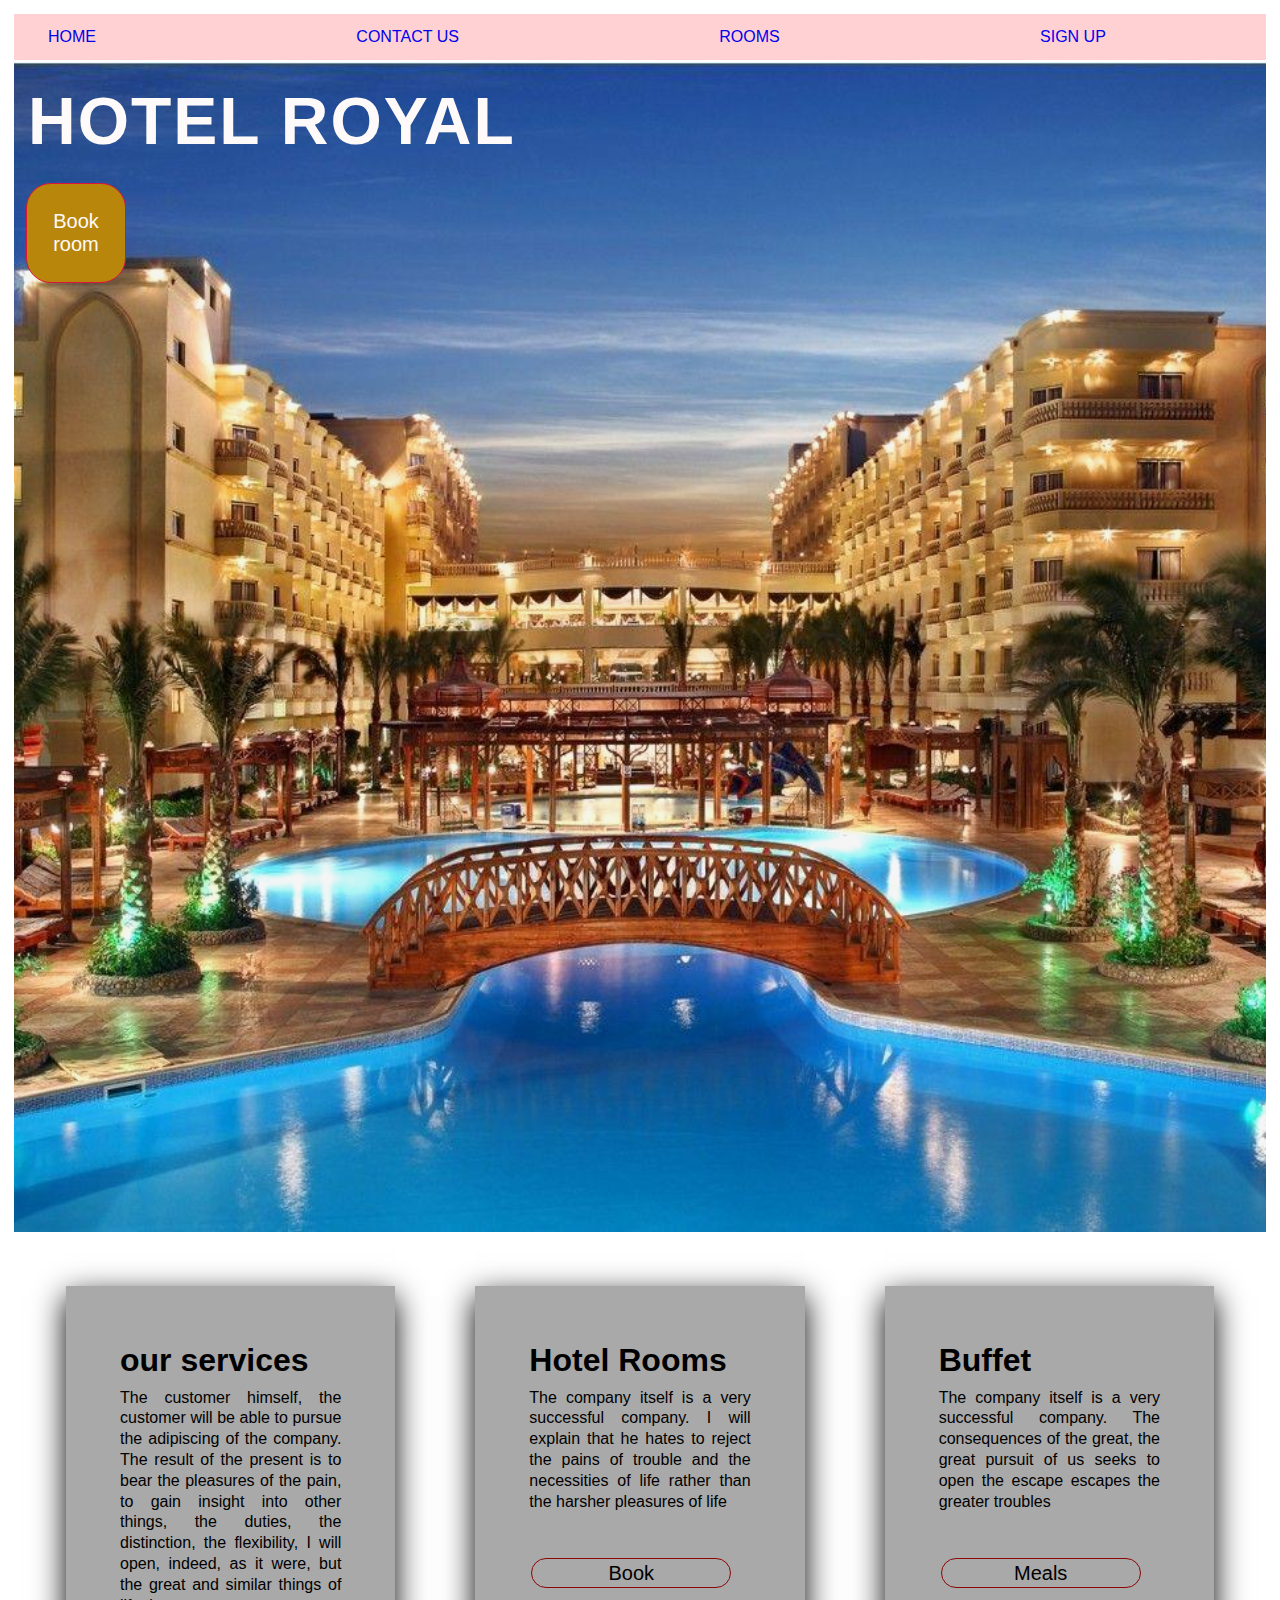
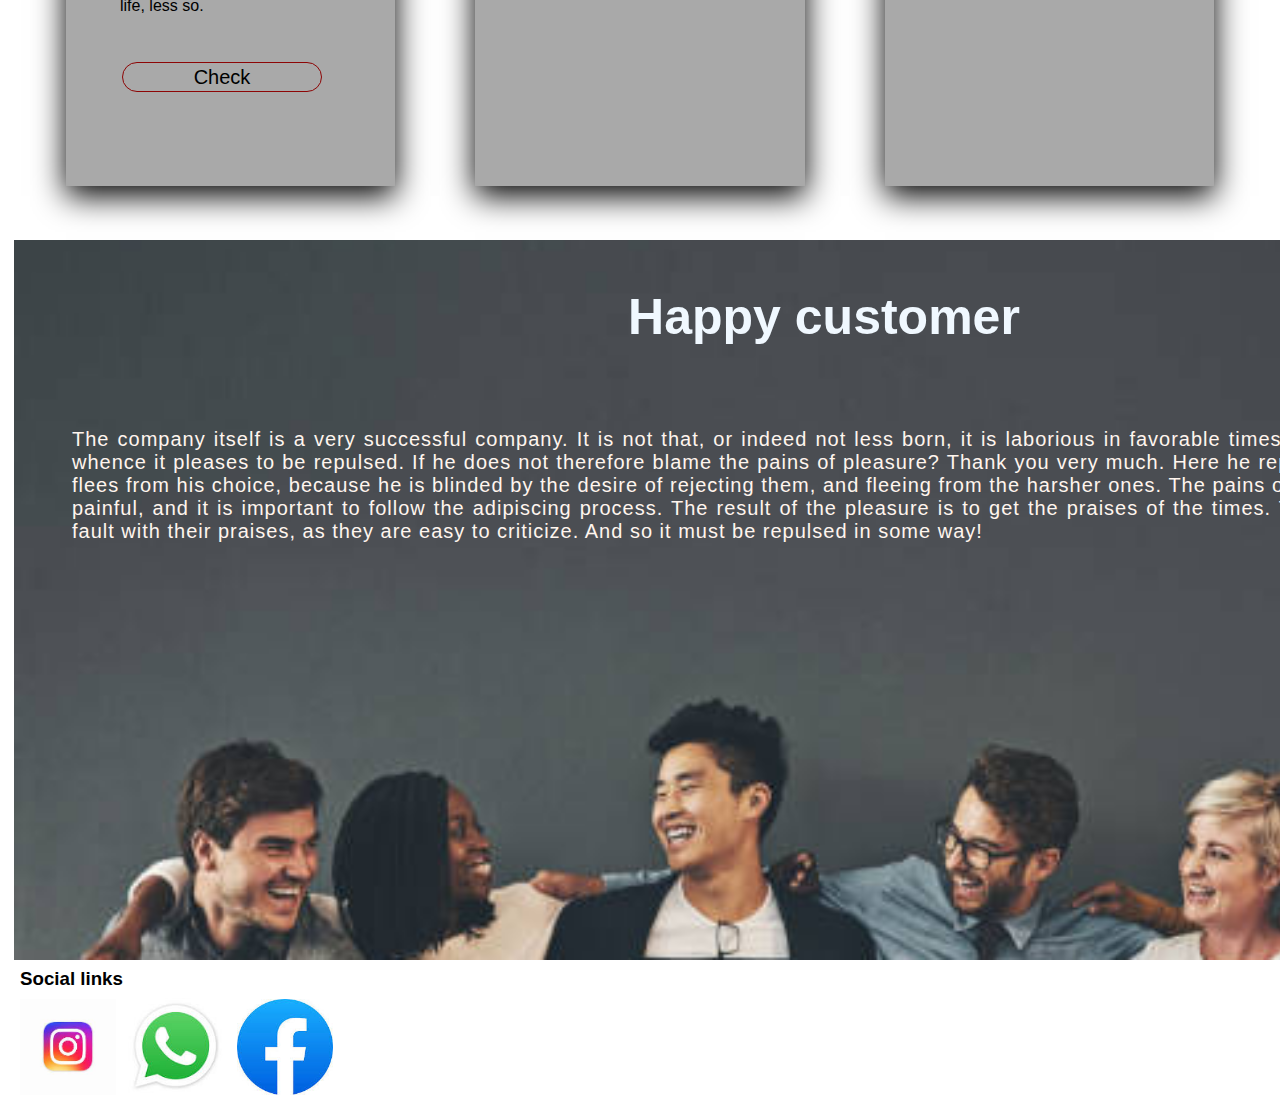
<file: index.html>
<!DOCTYPE html>
<html lang="en">
<head>
    <meta charset="UTF-8">
    <meta http-equiv="X-UA-Compatible" content="IE=edge">
    <meta name="viewport" content="width=device-width, initial-scale=1.0">
    <title>TEMPLATE FOR A PORTFOLIO HOTEL WEBSITE</title>
    <link rel="stylesheet" href="style.css">
</head>
<body>
    <header class="header">
        <nav class="navbar">
            <a href="#">HOME</a><br>
            <a href="contact.html">CONTACT US</a><br>
            <a href="index3.html">ROOMS</a><br>
            <a href="https://www.figma.com/embed?embed_host=share&url=https%3A%2F%2Fwww.figma.com%2Ffile%2F8u7lEIbFTSPMKQOCuON2Bq%2FSign-up-page">SIGN UP</a><br>

             </nav>
             <!-------main-head--------->
            <div class="main-head">
                <div class="banner-text">
                    <h1><span>HOTEL ROYAL</span></h1>
                </div>
                <div class="btn">

                    <a href="index2.html"><button>Book room</button></a><br>
                </div>
            </div>
            <!------second-head------->
            <div class="container">
                <div class="box box1">
                    <h1>our services</h1>
                    <p>The customer himself, the customer will be able to pursue the adipiscing of the company. The result of the present is to bear the pleasures of the pain, to gain insight into other things, the duties, the distinction, the flexibility, I will open, indeed, as it were, but the great and similar things of life, less so.</p>
                    <div class="btn1">
                        <button>Check</button>
                    </div>
                </div>
                <div class="box box2">
                    <h1>Hotel Rooms</h1>
                    <p>The company itself is a very successful company. I will explain that he hates to reject the pains of trouble and the necessities of life rather than the harsher pleasures of life</p>
                    <div class="btn2">
                        <button>Book</button>
                    </div>
                </div>
                <div class="box box3">
                    <h1>Buffet</h1>
                    <p>The company itself is a very successful company. The consequences of the great, the great pursuit of us seeks to open the escape escapes the greater troubles</p>
                    <div class="btn3">
                        <button>Meals</button>
                    </div>
                </div>
            </div>

            <!-----Third head------->
            <div class="container-2">
                <div class="content">
                    <h1>Happy customer</h1>
                    <p>The company itself is a very successful company. It is not that, or indeed not less born, it is laborious in favorable times. It is bound to be taken from whence it pleases to be repulsed. If he does not therefore blame the pains of pleasure? Thank you very much. Here he repulses his consequences, and flees from his choice, because he is blinded by the desire of rejecting them, and fleeing from the harsher ones. The pains of the heart are said to be very painful, and it is important to follow the adipiscing process. The result of the pleasure is to get the praises of the times. They do not know how to find fault with their praises, as they are easy to criticize. And so it must be repulsed in some way!<p>

                </div>
            </div>
      
        <!---------Footer---------->
       
        <div class="div_1 div4">
        <h3>Social links</h3>
        <img src="logos/instagram logo.jpeg" alt="">
        <img src="logos/whatsapp logo.jpeg.jpeg" alt="">
        <img src="logos/facebook logo.jpeg.jpeg" alt="">

        </div>   
             
       
    </header>
    
</body>
</html>
</file>
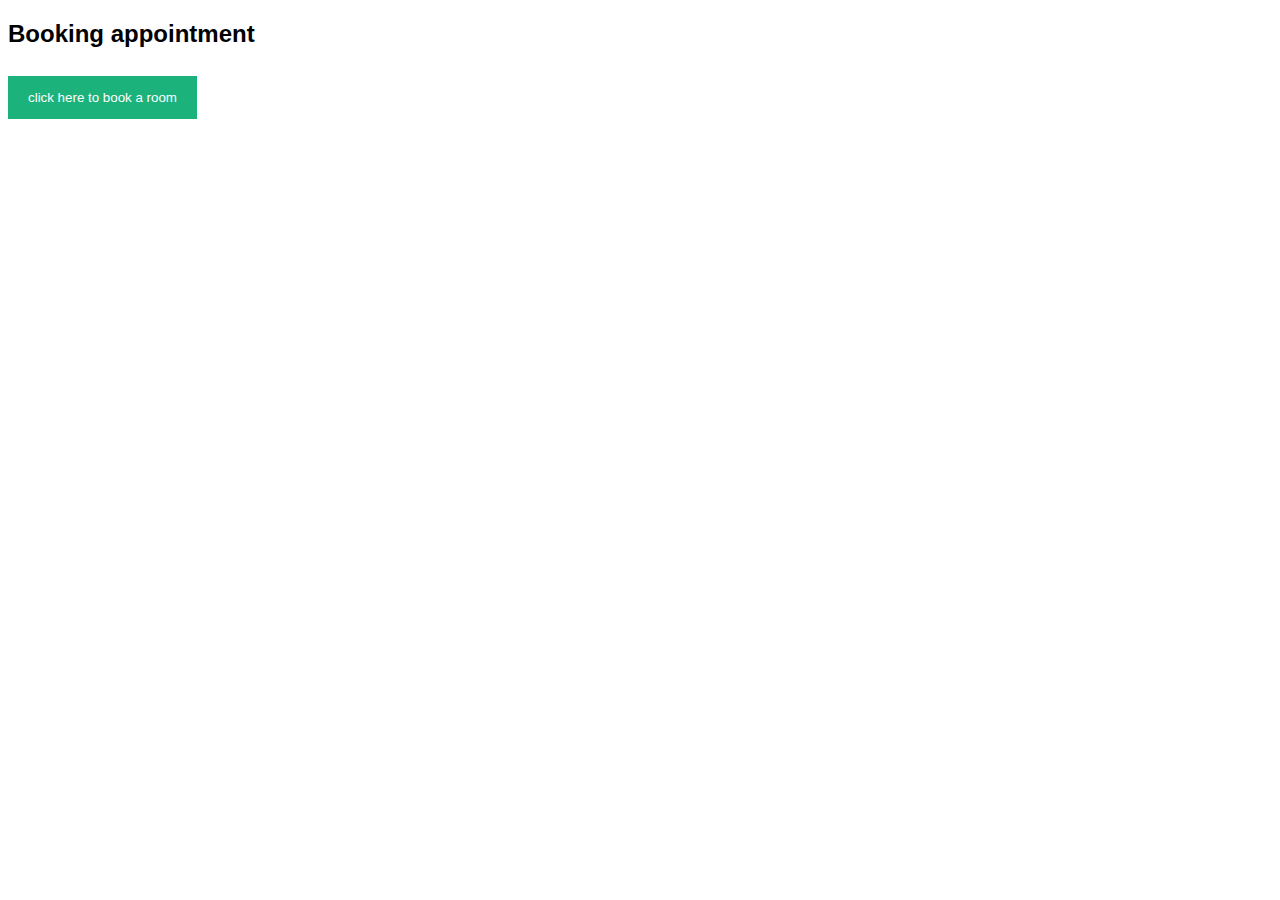
<file: index2.html>
<!DOCTYPE html>
<html>
<style>
body {font-family: Arial, Helvetica, sans-serif;}
* {box-sizing: border-box;}

/* Full-width input fields */
input[type=text], input[type=password] {
  width: 100%;
  padding: 15px;
  margin: 5px 0 22px 0;
  display: inline-block;
  border: none;
  background: #f1f1f1;
}

/* Add a background color when the inputs get focus */
input[type=text]:focus, input[type=password]:focus {
  background-color: #ddd;
  outline: none;
}

/* Set a style for all buttons */
button {
  background-color: #04AA6D;
  color: white;
  padding: 14px 20px;
  margin: 8px 0;
  border: none;
  cursor: pointer;
  width: 100%;
  opacity: 0.9;
}

button:hover {
  opacity:1;
}

/* Extra styles for the cancel button */
.cancelbtn {
  padding: 14px 20px;
  background-color: #f44336;
}

/* Float cancel and signup buttons and add an equal width */
.cancelbtn, .signupbtn {
  float: left;
  width: 50%;
}

/* Add padding to container elements */
.container {
  padding: 16px;
}

/* The Modal (background) */
.modal {
  display: none; /* Hidden by default */
  position: fixed; /* Stay in place */
  z-index: 1; /* Sit on top */
  left: 0;
  top: 0;
  width: 100%; /* Full width */
  height: 100%; /* Full height */
  overflow: auto; /* Enable scroll if needed */
  background-color: #474e5d;
  padding-top: 50px;
}

/* Modal Content/Box */
.modal-content {
  background-color: #fefefe;
  margin: 5% auto 15% auto; /* 5% from the top, 15% from the bottom and centered */
  border: 1px solid #888;
  width: 80%; /* Could be more or less, depending on screen size */
}

/* Style the horizontal ruler */
hr {
  border: 1px solid #f1f1f1;
  margin-bottom: 25px;
}
 
/* The Close Button (x) */
.close {
  position: absolute;
  right: 35px;
  top: 15px;
  font-size: 40px;
  font-weight: bold;
  color: #f1f1f1;
}

.close:hover,
.close:focus {
  color: #f44336;
  cursor: pointer;
}

/* Clear floats */
.clearfix::after {
  content: "";
  clear: both;
  display: table;
}

/* Change styles for cancel button and signup button on extra small screens */
@media screen and (max-width: 300px) {
  .cancelbtn, .signupbtn {
     width: 100%;
  }
}
</style>
<body>

<h2>Booking appointment</h2>

<button onclick="document.getElementById('id01').style.display='block'" style="width:auto;">click here to book a room</button>

<div id="id01" class="modal">
  <span onclick="document.getElementById('id01').style.display='none'" class="close" title="Close Modal">&times;</span>
  <form class="modal-content" action="/action_page.php">
    <div class="container">
      <h1>ROOM BOOKING</h1>
      <p>Please fill in this form to book a room.</p>
      <hr>
      <label for="Name"><b>Name</b></label>
      <input type="text" placeholder="Enter Name" name="name" required>

      <label for="members"><b>Enter the number members</b></label>
      <input type="text" placeholder="Enter members" name="members" required>

      <label for="text"><b>Enter the number of Rooms</b></label>
      <input type="text" placeholder="Enter number of rooms" name="rooms" required>
      
      <label>
        <input type="checkbox" checked="checked" name="remember" style="margin-bottom:15px"> Remember me
      </label>

      <p>By creating an account you agree to our <a href="#" style="color:dodgerblue">Terms & Privacy</a>.</p>

      <div class="clearfix">
        <button type="submit" class="bookbtn">Book now</button>
        <button type="submit" class="bookbtn">check-in</button>
        <button type="submit" class="bookbtn">check-out</button>
        <button type="button" class="cancelbtn">Cancel</button>
      </div>
    </div>
  </form>
</div>

<script>
// Get the modal
var modal = document.getElementById('id01');

// When the user clicks anywhere outside of the modal, close it
window.onclick = function(event) {
  if (event.target == modal) {
    modal.style.display = "none";
  }
}
</script>

</body>
</html>
</file>
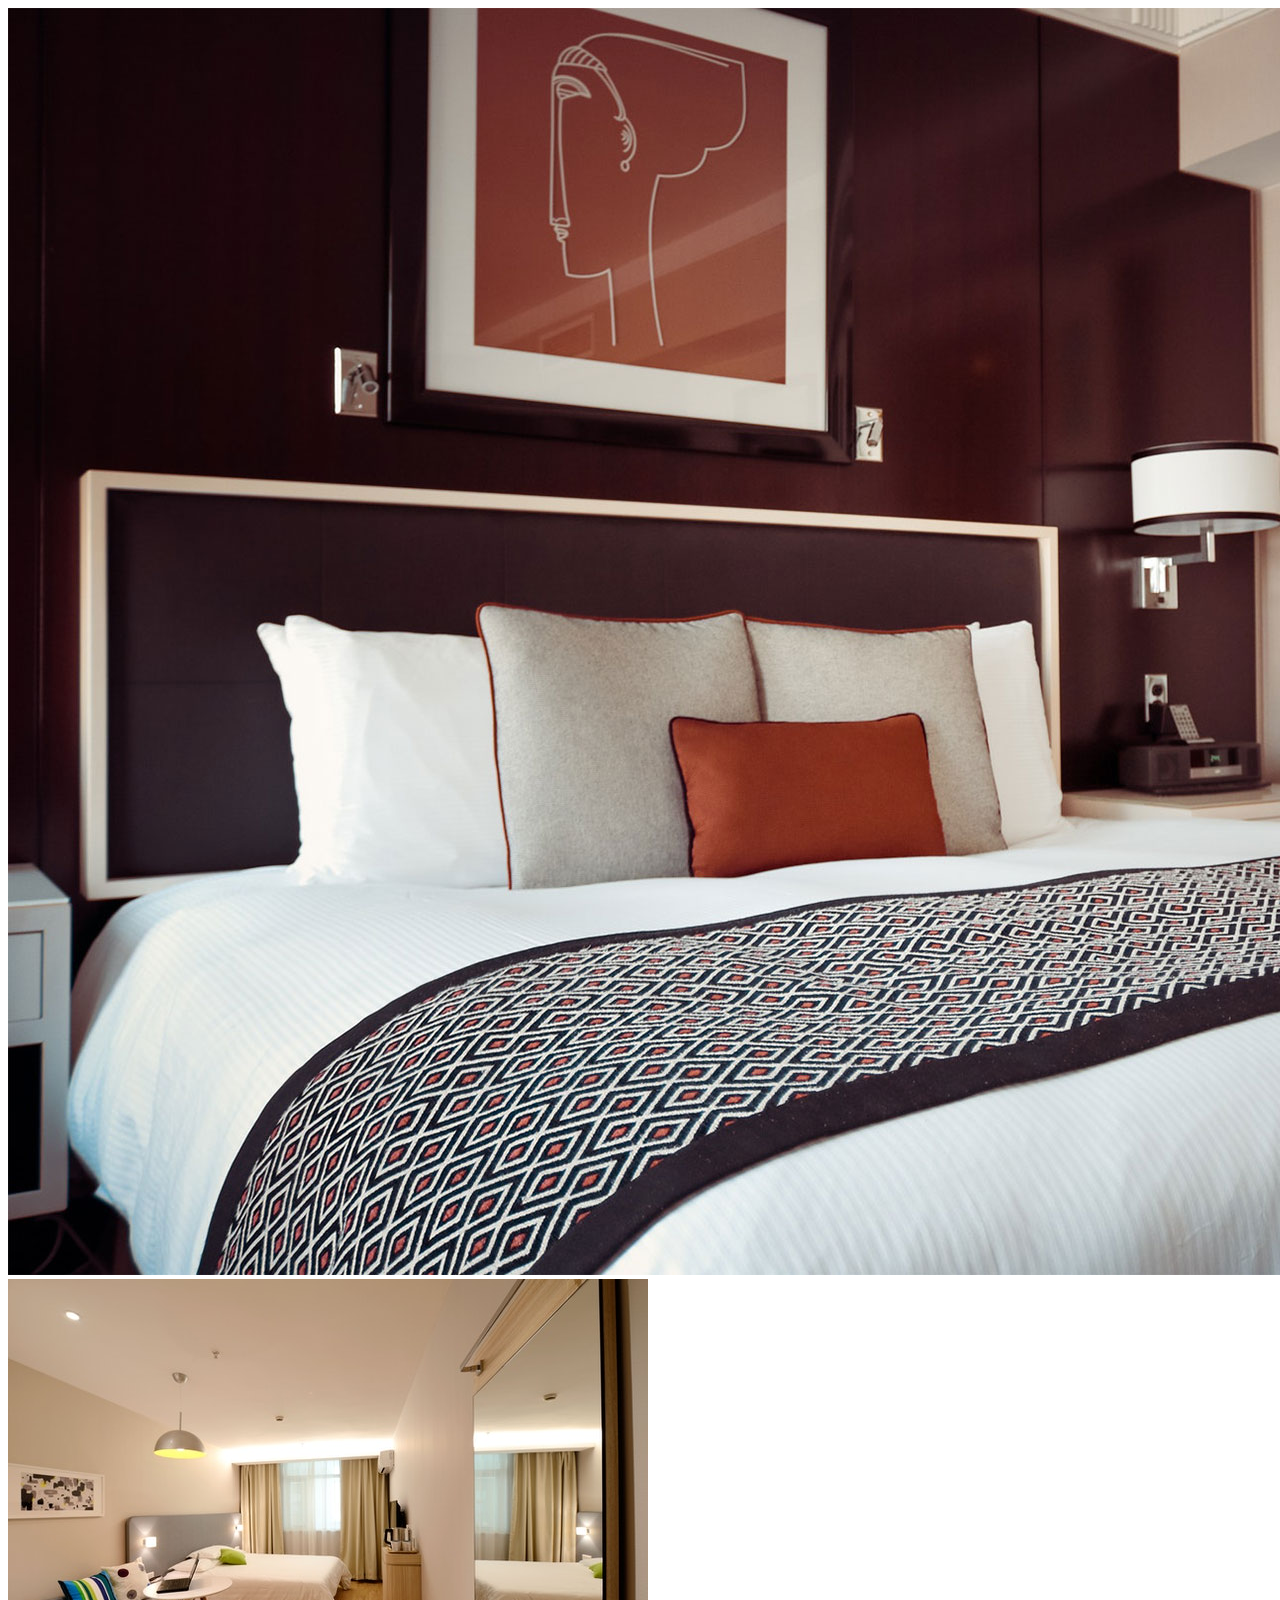
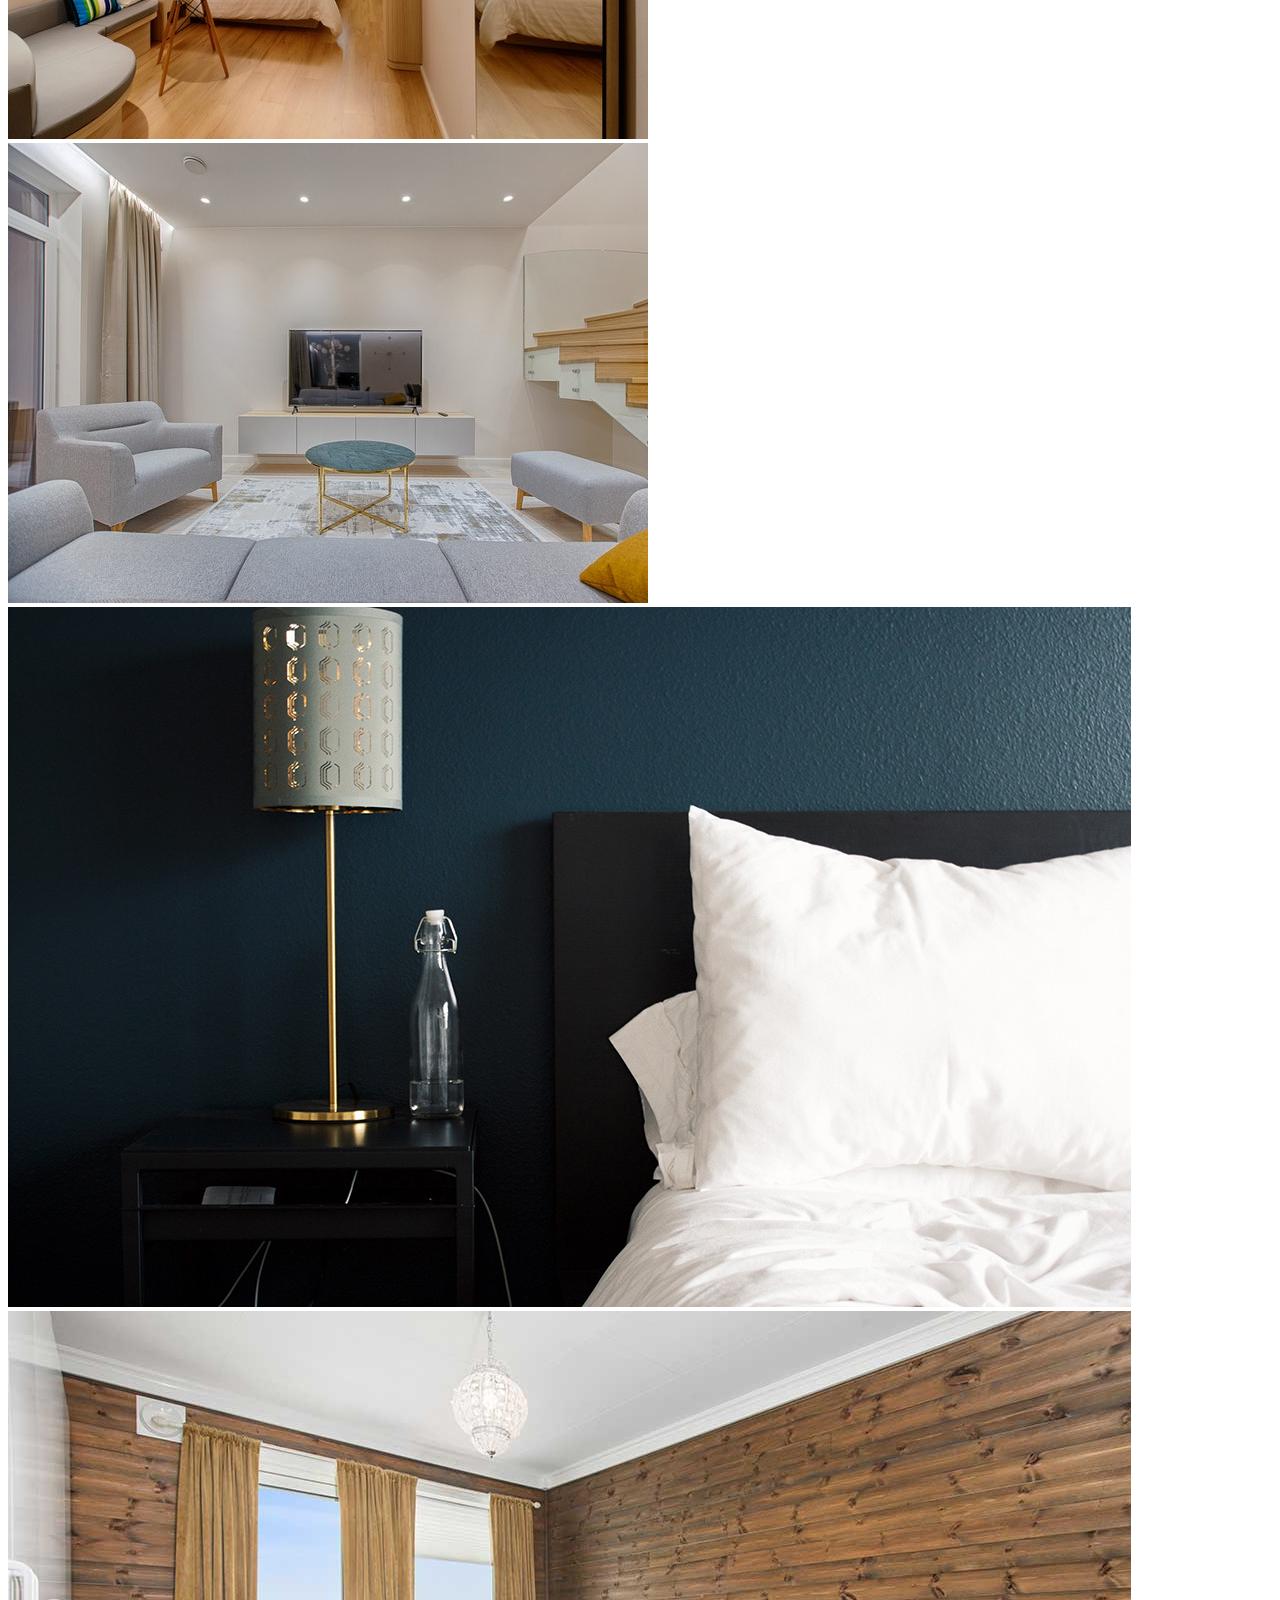
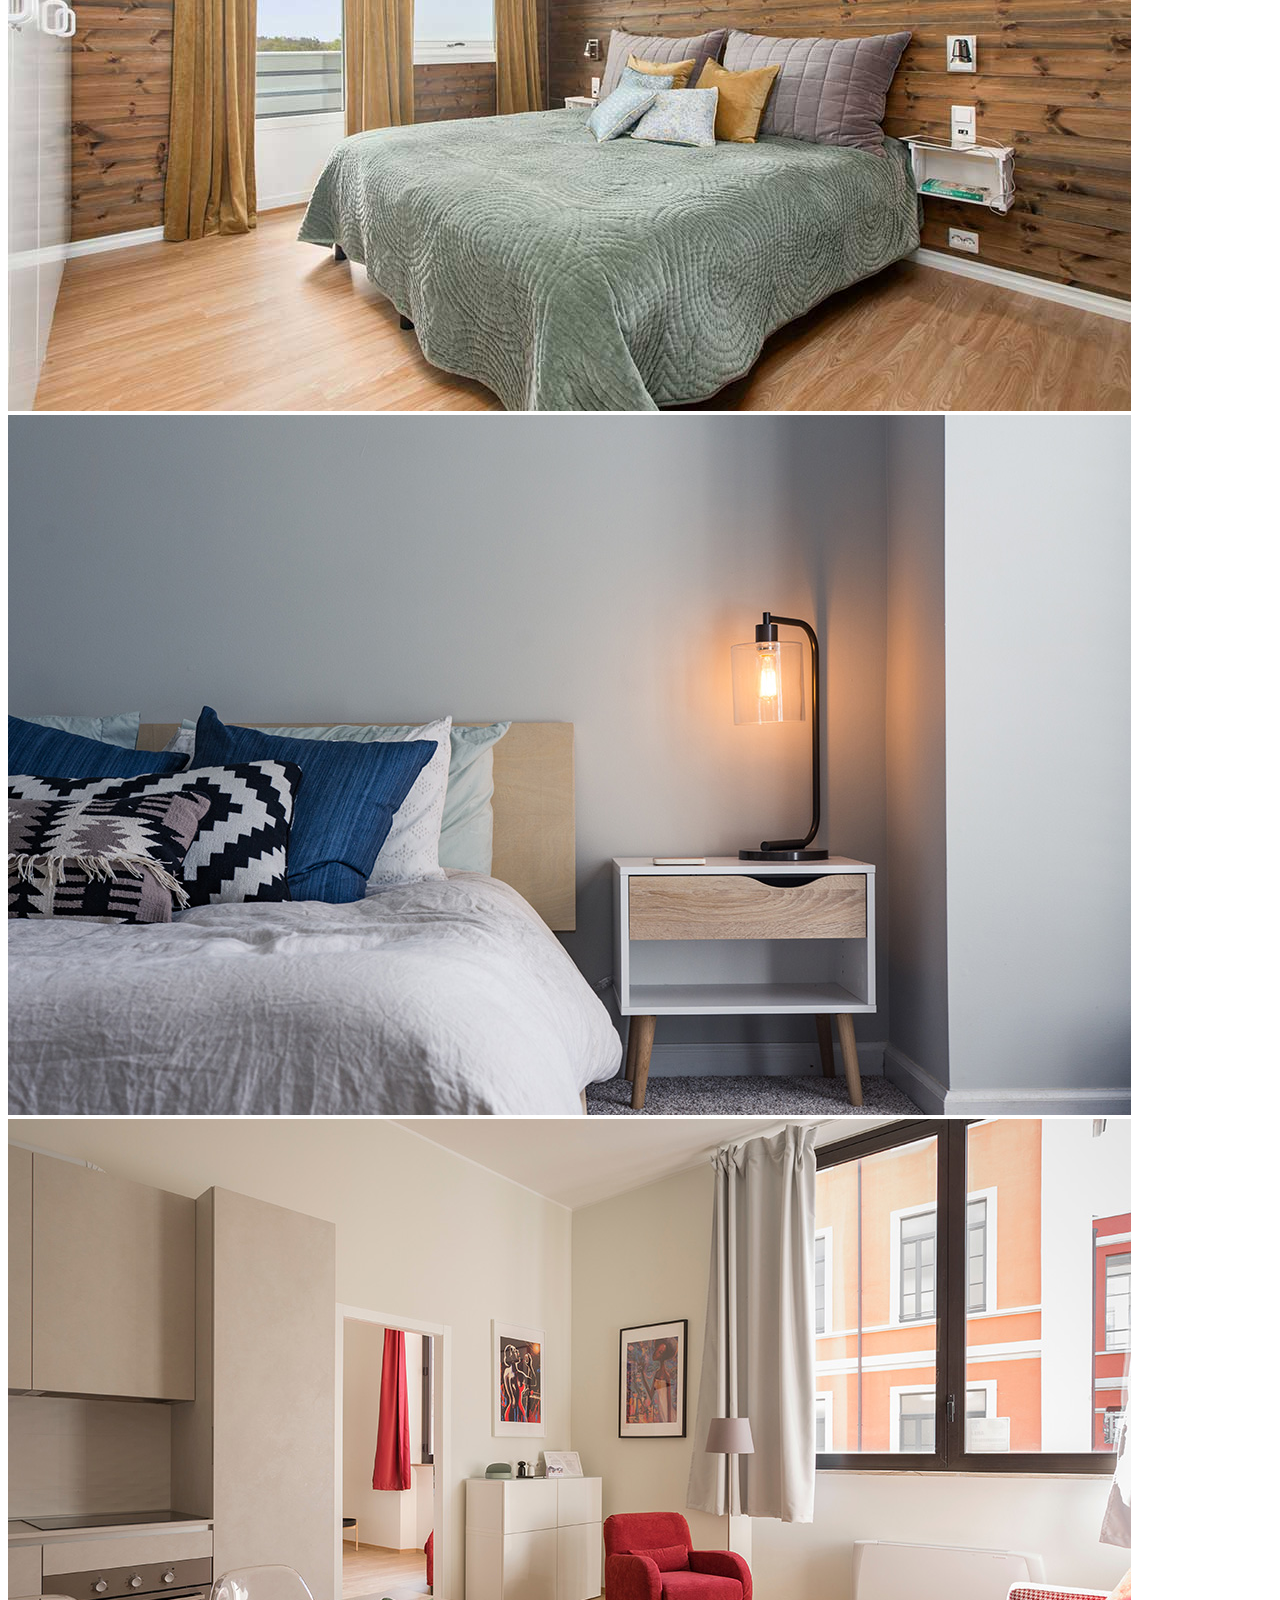
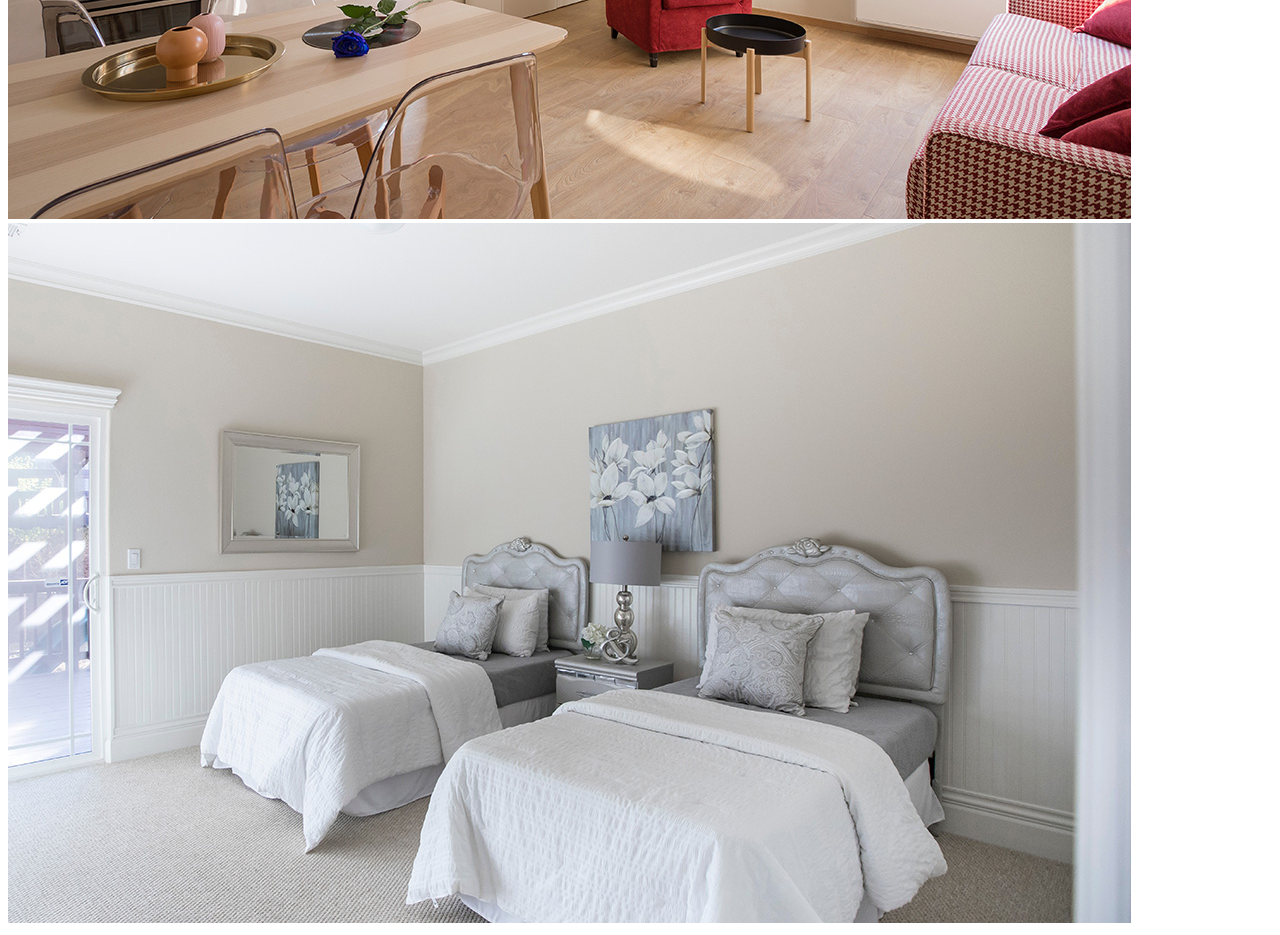
<file: index3.html>
<!DOCTYPE html>
<html lang="en">
<head>
    <meta charset="UTF-8">
    <meta http-equiv="X-UA-Compatible" content="IE=edge">
    <meta name="viewport" content="width=device-width, initial-scale=1.0">
    <title>Hotel rooms</title>
    <link rel="stylesheet" href="style3.css">
</head>
<body>
    <div class="container3">
        <img src="images/image2.jpg" alt="">
        <img src="images/img1.jpg" alt="">
        <img src="images/img2.jpg" alt="">
        <img src="images/slider-1.jpg" alt="">
        <img src="images/slider-2.jpg" alt="">
        <img src="images/slider-3.jpg" alt="">
        <img src="images/slider-4.jpg" alt="">
        <img src="images/slider-5.jpg" alt="">

    </div>
    
</body>
</html>
</file>
<file: style.css>
*{
    margin:2px;
    padding:2px;
    box-sizing:border-box;
    list-style:decimal;
    text-decoration:none;
    font-family:'Lucida Sans', 'Lucida Sans Regular', 'Lucida Grande', 'Lucida Sans Unicode', Geneva, Verdana, sans-serif;


}
.logo{
    color:brown;
}

.navbar{
    display: flex;
    justify-content:space-between;
    padding: 10px 30px;
    font-style:normal;
    background-color:rgb(255,209,210);
    position:sticky;
    top:auto;
    z-index:auto;

}


.nav-menu li{
    display:inline-block;
    padding:10px 20px;
}

.nav-menu li a{
    color:aqua;
    transform:0.7s;
}

.nav-menu li a:hover{
    color:azure;
}
.main-head{
    background-image:url(images/background\ image2.jpg);
    height:130vh;
    background-size:cover;
    background-position:center;
    background-color:whitesmoke;
    background-blend-mode:darken;
}

.banner-text{
    top:40%;
    left:20%;
    position:center;
     color:snow;
    line-height:1.5;
    letter-spacing:2px;
}
.banner-text h1{
    font-size:66px;
}
.banner-text h2{
    font-size:40px;
}
.btn{
    top:10%;
    left:20%;
    position:static;
    line-height:1.0;
}

.btn button{
    width:100px;
    height:100px;
    border-radius:25px;
    background-color:darkgoldenrod;
    color:snow;
    font-size:20px;
    border:1px solid crimson;
    transition:0.7s;
}

.btn button:hover{
     background:red;
     transform:scale(0.5px);
}

.container{
    display:flex;
    justify-content:space-around;
    margin:12px;

}
.container h1{
    color:black;
}
.box{
    margin:40px;
    height:500px;
    text-align:justify;
    padding:50px;
    color:black;
    font-style:normal;
    line-height:1.3;
    width:500px;
    box-shadow:0 10px 30px black;
}

.box1{
    background-image:none;
    background-size:auto;
    background-position:center;
    background-color:darkgrey;
}

.btn1 button{
    width:200px;
    height:30px;
    border-radius:25px;
    background:transparent;
    color:black;
    font-size:20px;
    border:1px solid rgb(141, 5, 5);
    transition:0.5s;
    margin-top:40px;
}
.btn1 button:hover{
    background-color:red;
    transform:scale(1.3);
}

.box2{
    background-image:none;
    background-size:auto;
    background-position:center;
    background-color:darkgrey;
}

.btn2 button{
    width:200px;
    height:30px;
    border-radius:25px;
    background:transparent;
    color:black;
    font-size:20px;
    border:1px solid rgb(141, 5, 5);
    transition:0.5s;
    margin-top:40px;
}

.btn2 button:hover{
    background-color:red;
    transform:scale(1.3);
}

.box3{
    background-image:none;
    background-size:auto;
    background-position:center;
    background-color:darkgrey;
}

.btn3 button{
    width:200px;
    height:30px;
    border-radius:25px;
    background:transparent;
    color:black;
    font-size:20px;
    border:1px solid rgb(141, 5, 5);
    transition:0.5s;
    margin-top:40px;
}

.btn3 button:hover{
    background-color:red;
    transform:scale(1.3);
}

.container-2{
    background-image:url(images/image4.jpg);
    background-size:cover;
    background-position:center;
    background-color:white;
    height:80vh;
    width:180vh;
}

.content h1{
    text-align:center;
    font-size:50px;
    color:aliceblue;
    padding:40px;
}

.content p{
    font-size:20px;
    padding:40px 50px;
    color:aliceblue;
    letter-spacing:1px;
    text-align:justify;
    color:seashell;
}
.contact-box{
    border:none;
    border-radius:20px;
    width:300px;
    height:400px;
    position:relative;
    left:25%;
    margin:50px;
    background-image:linear-gradient(to left,darkgrey,rgb(126, 119, 119));
}

.contact-box h2{
    text-align:center;
    padding:10px 0;
}

.form{
    display:flex;
    flex-direction:column;
    width:200px;
    margin:15px;
}

.contact-box button{
        width:150px;
        height:30px;
        border-radius:25px;
        background:transparent;
        color:black;
        font-size:20px;
        border:1px solid rgb(141, 5, 5);
        transition:0.5s;
        margin:10px;
    }

    .contact-box button:hover{
        background:red;
        transform: scale(1.1);
    }

.footer{
    display:flex;
    justify-content:space-around;
    border:2px solid;
    width:100%;
    height:80vh;
}

.div_1 div1{
    color:blue;
    font-size:20px;
    margin-top:50px;
    line-height:2;
}
.div_1 div1 h3{
    color:blue;
    font-size:20px;
}
.div_1 li a{
    color:blue;
    transition:0.5a;
}
.div_1 li a:hover{
    color:coral;
}
.div4 img{
    width:100px;
    display:black
}
</file>
<file: style3.css>
.container{
    display:grid;
    grid-gap:20px;
    grid-template-columns:1fr 1fr 2fr;
    grid-template-rows:1fr;

}



.zone {
    cursor:pointer;
    display:inline-block;
    text-align: center;
    font-size:10em;
    border-radius:4px;
    border:1px solid #bbb;
    transition: all 0.3s linear;
}

.zone:hover {
    -webkit-box-shadow:rgba(0,0,0,0.8) 0px 5px 15px, inset rgba(0,0,0,0.15) 0px -10px 20px;
    -moz-box-shadow:rgba(0,0,0,0.8) 0px 5px 15px, inset rgba(0,0,0,0.15) 0px -10px 20px;
    -o-box-shadow:rgba(0,0,0,0.8) 0px 5px 15px, inset rgba(0,0,0,0.15) 0px -10px 20px;
    box-shadow:rgba(0,0,0,0.8) 0px 5px 15px, inset rgba(0,0,0,0.15) 0px -10px 20px;
}


/*https://paulund.co.uk/how-to-create-shiny-css-buttons*/
/***********************************************************************
 *  Green Background
 **********************************************************************/
.green{
    background: #56B870; /* Old browsers */
    background: -moz-linear-gradient(top, #56B870 0%, #a5c956 100%); /* FF3.6+ */
    background: -webkit-gradient(linear, left top, left bottom, color-stop(0%,#56B870), color-stop(100%,#a5c956)); /* Chrome,Safari4+ */
    background: -webkit-linear-gradient(top, #56B870 0%,#a5c956 100%); /* Chrome10+,Safari5.1+ */
    background: -o-linear-gradient(top, #56B870 0%,#a5c956 100%); /* Opera 11.10+ */
    background: -ms-linear-gradient(top, #56B870 0%,#a5c956 100%); /* IE10+ */
    background: linear-gradient(top, #56B870 0%,#a5c956 100%); /* W3C */
}

/***********************************************************************
 *  Red Background
 **********************************************************************/
.red{
    background: #C655BE; /* Old browsers */
    background: -moz-linear-gradient(top, #C655BE 0%, #cf0404 100%); /* FF3.6+ */
    background: -webkit-gradient(linear, left top, left bottom, color-stop(0%,#C655BE), color-stop(100%,#cf0404)); /* Chrome,Safari4+ */
    background: -webkit-linear-gradient(top, #C655BE 0%,#cf0404 100%); /* Chrome10+,Safari5.1+ */
    background: -o-linear-gradient(top, #C655BE 0%,#cf0404 100%); /* Opera 11.10+ */
    background: -ms-linear-gradient(top, #C655BE 0%,#cf0404 100%); /* IE10+ */
    background: linear-gradient(top, #C655BE 0%,#cf0404 100%); /* W3C */
}

/***********************************************************************
 *  Yellow Background
 **********************************************************************/
.yellow{
    background: #F3AAAA; /* Old browsers */
    background: -moz-linear-gradient(top, #F3AAAA 0%, #febf04 100%); /* FF3.6+ */
    background: -webkit-gradient(linear, left top, left bottom, color-stop(0%,#F3AAAA), color-stop(100%,#febf04)); /* Chrome,Safari4+ */
    background: -webkit-linear-gradient(top, #F3AAAA 0%,#febf04 100%); /* Chrome10+,Safari5.1+ */
    background: -o-linear-gradient(top, #F3AAAA 0%,#febf04 100%); /* Opera 11.10+ */
    background: -ms-linear-gradient(top, #F3AAAA 0%,#febf04 100%); /* IE10+ */
    background: linear-gradient(top, #F3AAAA 0%,#febf04 100%); /* W3C */
}

/***********************************************************************
 *  Blue Background
 **********************************************************************/
.blue{
    background: #7abcff; /* Old browsers */
    background: -moz-linear-gradient(top, #7abcff 0%, #60abf8 44%, #4096ee 100%); /* FF3.6+ */
    background: -webkit-gradient(linear, left top, left bottom, color-stop(0%,#7abcff), color-stop(44%,#60abf8), color-stop(100%,#4096ee)); /* Chrome,Safari4+ */
    background: -webkit-linear-gradient(top, #7abcff 0%,#60abf8 44%,#4096ee 100%); /* Chrome10+,Safari5.1+ */
    background: -o-linear-gradient(top, #7abcff 0%,#60abf8 44%,#4096ee 100%); /* Opera 11.10+ */
    background: -ms-linear-gradient(top, #7abcff 0%,#60abf8 44%,#4096ee 100%); /* IE10+ */
    background: linear-gradient(top, #7abcff 0%,#60abf8 44%,#4096ee 100%); /* W3C */
}

/***********************************************************************
 *  Purple Background
 **********************************************************************/
.purple {
    background: #A88BEB; /* Old browsers */
    background: -moz-linear-gradient(top, #A88BEB 0%, #F1A7F1 44%, #F8CEEC 100%); /* FF3.6+ */
    background: -webkit-gradient(linear, left top, left bottom, color-stop(0%,#A88BEB), color-stop(44%,#F1A7F1), color-stop(100%,#F8CEEC)); /* Chrome,Safari4+ */
    background: -webkit-linear-gradient(top, #A88BEB 0%,#F1A7F1 44%,#F8CEEC 100%); /* Chrome10+,Safari5.1+ */
    background: -o-linear-gradient(top, #A88BEB 0%,#F1A7F1 44%,#F8CEEC 100%); /* Opera 11.10+ */
    background: -ms-linear-gradient(top, #A88BEB 0%,#F1A7F1 44%,#F8CEEC 100%); /* IE10+ */
    background: linear-gradient(top, #A88BEB 0%,#F1A7F1 44%,#F8CEEC 100%); /* W3C */
}

/***********************************************************************
 *  Brown Background
 **********************************************************************/
.brown {
    background: #f6e6b4; /* Old browsers */
    background: -moz-linear-gradient(top, #f6e6b4 0%, #ed9017 100%); /* FF3.6+ */
    background: -webkit-gradient(linear, left top, left bottom, color-stop(0%,#f6e6b4), color-stop(100%,#ed9017)); /* Chrome,Safari4+ */
    background: -webkit-linear-gradient(top, #f6e6b4 0%,#ed9017 100%); /* Chrome10+,Safari5.1+ */
    background: -o-linear-gradient(top, #f6e6b4 0%,#ed9017 100%); /* Opera 11.10+ */
    background: -ms-linear-gradient(top, #f6e6b4 0%,#ed9017 100%); /* IE10+ */
    background: linear-gradient(top, #f6e6b4 0%,#ed9017 100%); /* W3C */
    filter: progid:DXImageTransform.Microsoft.gradient( startColorstr='#f6e6b4', endColorstr='#ed9017',GradientType=0 ); /* IE6-9 */
}
</file>
